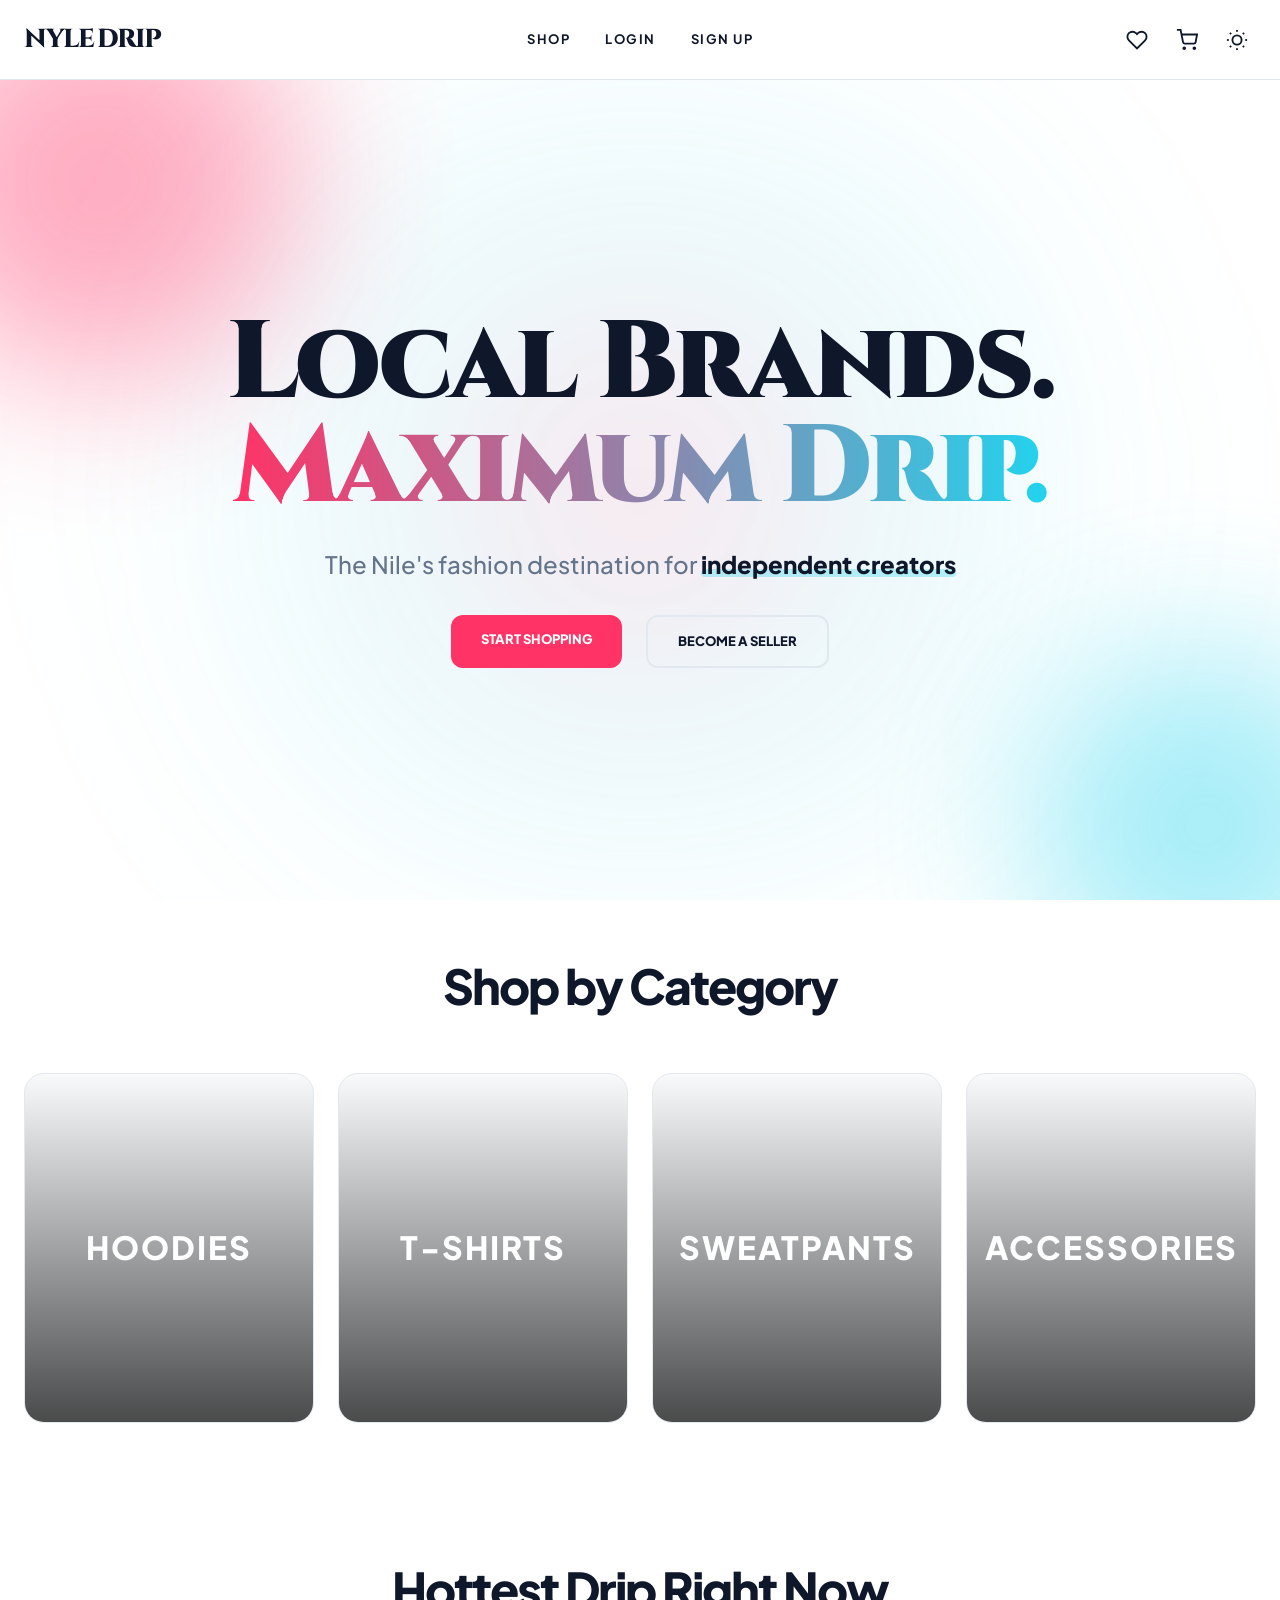
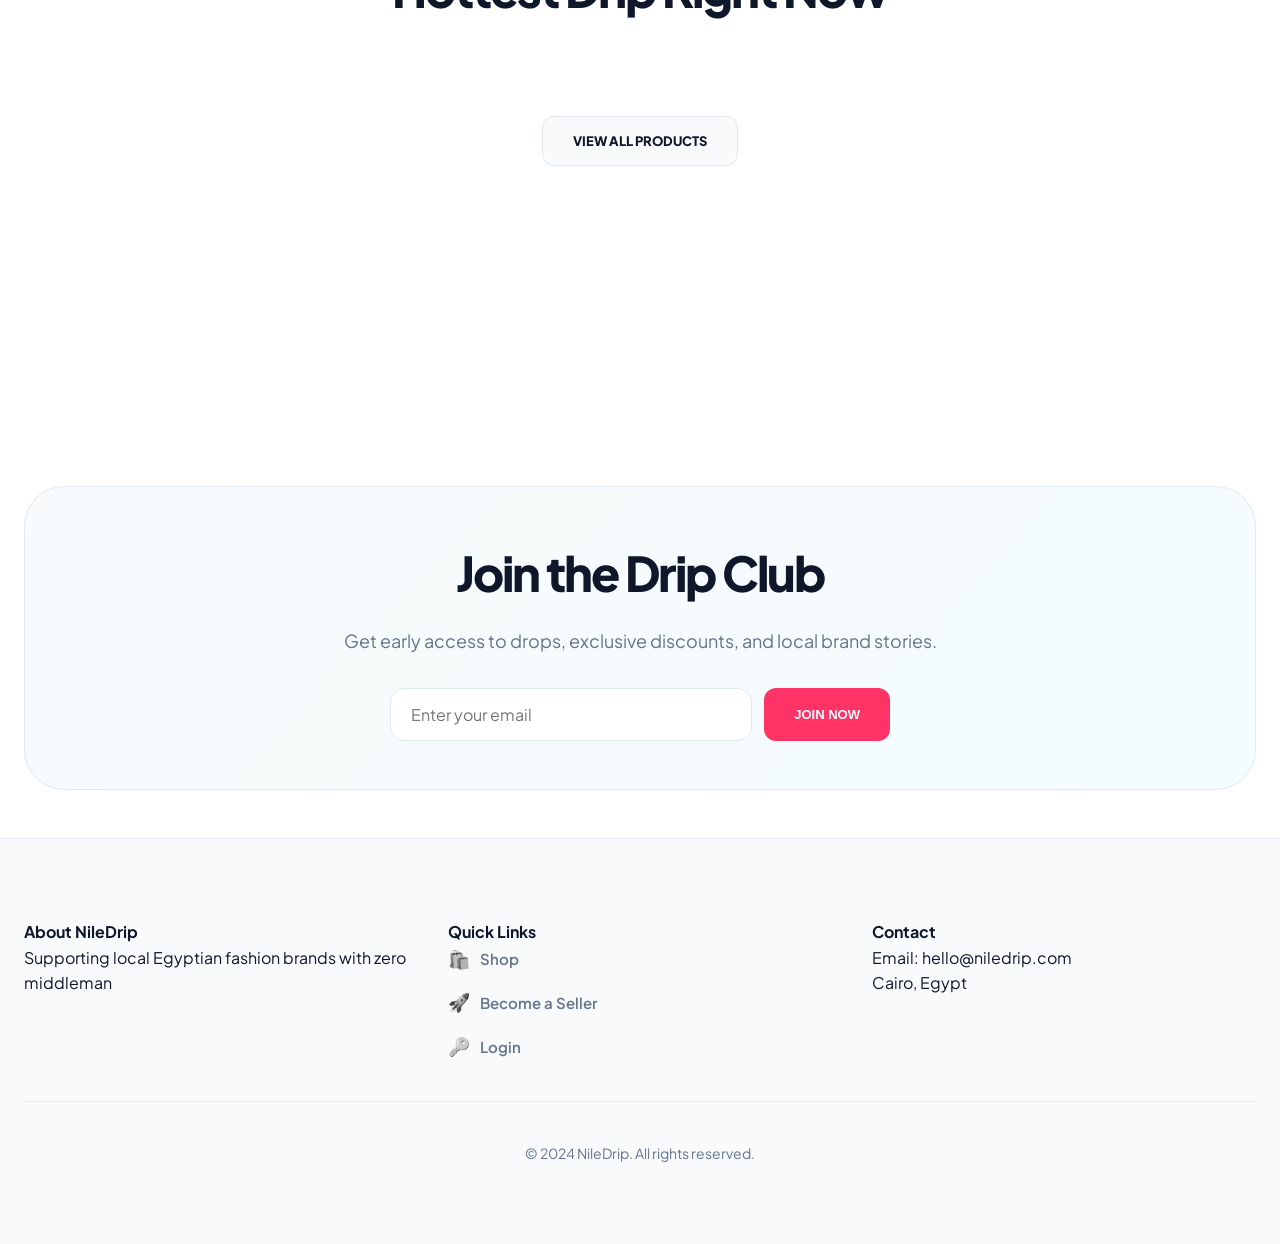
<file: index.html>
<!DOCTYPE html>
<html lang="en">
<head>
    <meta charset="UTF-8">
    <meta name="viewport" content="width=device-width, initial-scale=1.0">
    <title>NileDrip - Local Brands, Maximum Drip</title>
    <link rel="stylesheet" href="CSS/style-base.css">
    <link rel="stylesheet" href="CSS/style-main.css">
</head>
<body>
    <nav class="navbar">
        <div class="container">
            <!-- Column 1: Logo -->
            <div class="navbar-brand">
                <a href="index.html" class="logo">
                    NILE<span class="drip">DRIP</span>
                </a>
            </div>
            
            <!-- Column 2: Center Menu -->
            <div class="navbar-menu" id="navbarMenu">
                <a href="HTML/shop.html" class="nav-link">Shop</a>
                <a href="HTML/login.html" class="nav-link">Login</a>
                <a href="HTML/signup.html" class="nav-link">Sign Up</a>
            </div>

            <!-- Column 3: Symmetrical Actions -->
            <div class="navbar-actions">
                <a href="HTML/wishlist.html" class="cart-icon-btn" aria-label="Wishlist">
                    <svg width="22" height="22" viewBox="0 0 24 24" fill="none" stroke="currentColor" stroke-width="2">
                        <path d="M20.84 4.61a5.5 5.5 0 0 0-7.78 0L12 5.67l-1.06-1.06a5.5 5.5 0 0 0-7.78 7.78l1.06 1.06L12 21.23l7.78-7.78 1.06-1.06a5.5 5.5 0 0 0 0-7.78z"></path>
                    </svg>
                </a>
                <a href="HTML/cart.html" class="cart-icon-btn" aria-label="Cart">
                    <svg width="22" height="22" viewBox="0 0 24 24" fill="none" stroke="currentColor" stroke-width="2">
                        <circle cx="9" cy="21" r="1"></circle>
                        <circle cx="20" cy="21" r="1"></circle>
                        <path d="M1 1h4l2.68 13.39a2 2 0 0 0 2 1.61h9.72a2 2 0 0 0 2-1.61L23 6H6"></path>
                    </svg>
                    <span class="cart-nav-badge" id="cartNavBadge" style="display:none">0</span>
                </a>
                <button class="theme-toggle" id="themeToggle" aria-label="Toggle theme">
                    <svg width="22" height="22" viewBox="0 0 24 24" fill="none" stroke="currentColor" stroke-width="2">
                        <circle cx="12" cy="12" r="5"></circle>
                        <line x1="12" y1="1" x2="12" y2="3"></line>
                        <line x1="12" y1="21" x2="12" y2="23"></line>
                        <line x1="4.22" y1="4.22" x2="5.64" y2="5.64"></line>
                        <line x1="18.36" y1="18.36" x2="19.78" y2="19.78"></line>
                        <line x1="1" y1="12" x2="3" y2="12"></line>
                        <line x1="21" y1="12" x2="23" y2="12"></line>
                        <line x1="4.22" y1="19.78" x2="5.64" y2="18.36"></line>
                        <line x1="18.36" y1="5.64" x2="19.78" y2="4.22"></line>
                    </svg>
                </button>
                <button class="hamburger" id="hamburger">
                    <span></span><span></span><span></span>
                </button>
            </div>
        </div>
    </nav>

    <section class="hero">
        <div class="hero-bg"></div>
        <div class="hero-content">
            <h1 class="hero-title">
                <span class="word">Local</span>
                <span class="word">Brands.</span><br>
                <span class="word dynamic-text">Maximum Drip.</span>
            </h1>
            <p class="hero-subtitle">The Nile's fashion destination for <span class="highlight">independent creators</span></p>
            <div class="hero-cta">
                <a href="HTML/shop.html" class="btn btn-primary btn-glow">Start Shopping</a>
                <a href="HTML/seller-signup.html" class="btn btn-secondary btn-outline">Become a Seller</a>
            </div>
        </div>
        <div class="hero-visual">
            <div class="accent-blob accent-blob-1"></div>
            <div class="accent-blob accent-blob-2"></div>
            <div class="accent-blob accent-blob-3"></div>
        </div>
    </section>

    <section class="categories">
        <div class="container">
            <h2 class="section-title">Shop by Category</h2>
            <div class="categories-grid">
                <a href="HTML/shop.html?category=hoodies" class="category-card" style="--color: #FF006E">
                    <span class="category-name">Hoodies</span>
                </a>
                <a href="HTML/shop.html?category=tees" class="category-card" style="--color: #00D9FF">
                    <span class="category-name">T-Shirts</span>
                </a>
                <a href="HTML/shop.html?category=sweatpants" class="category-card" style="--color: #FFB703">
                    <span class="category-name">Sweatpants</span>
                </a>
                <a href="HTML/shop.html?category=accessories" class="category-card" style="--color: #8338EC">
                    <span class="category-name">Accessories</span>
                </a>
            </div>
        </div>
    </section>

    <section class="featured-products">
        <div class="container">
            <h2 class="section-title">Hottest Drip Right Now</h2>
            <div class="products-grid" id="featuredGrid">
                <!-- JS Inject -->
            </div>
            <div style="text-align: center; margin-top: 40px;">
                <a href="HTML/shop.html" class="btn btn-secondary">View All Products</a>
            </div>
        </div>
    </section>

    <section class="seller-cta" id="seller">
      
    </section>

    <section class="newsletter-section">
        <div class="container">
            <div class="newsletter-card">
                <div class="newsletter-content">
                    <h2>Join the Drip Club</h2>
                    <p>Get early access to drops, exclusive discounts, and local brand stories.</p>
                    <div class="newsletter-form">
                        <input type="email" placeholder="Enter your email" id="newsEmail">
                        <button class="btn btn-primary" id="newsJoinBtn">Join Now</button>
                    </div>
                </div>
            </div>
        </div>
    </section>

    <footer class="footer">
        <div class="container">
            <div class="footer-content">
                <div class="footer-section">
                    <h4>About NileDrip</h4>
                    <p>Supporting local Egyptian fashion brands with zero middleman</p>
                </div>
                <div class="footer-section">
                    <h4>Quick Links</h4>
                    <ul class="footer-links">
                        <li><a href="HTML/shop.html"><span class="link-icon">🛍️</span> Shop</a></li>
                        <li><a href="HTML/seller-signup.html"><span class="link-icon">🚀</span> Become a Seller</a></li>
                        <li><a href="HTML/login.html"><span class="link-icon">🔑</span> Login</a></li>
                    </ul>
                </div>
                <div class="footer-section">
                    <h4>Contact</h4>
                    <p>Email: hello@niledrip.com<br>Cairo, Egypt</p>
                </div>
            </div>
            <div class="footer-bottom">
                <p>&copy; 2024 NileDrip. All rights reserved.</p>
            </div>
        </div>
    </footer>

    <script src="JS/store.js"></script>
    <script src="JS/db.js"></script>
    <script src="JS/utils.js"></script>
    <script src="JS/theme.js"></script>
    <script src="JS/main.js"></script>
</body>
</html>
</file>
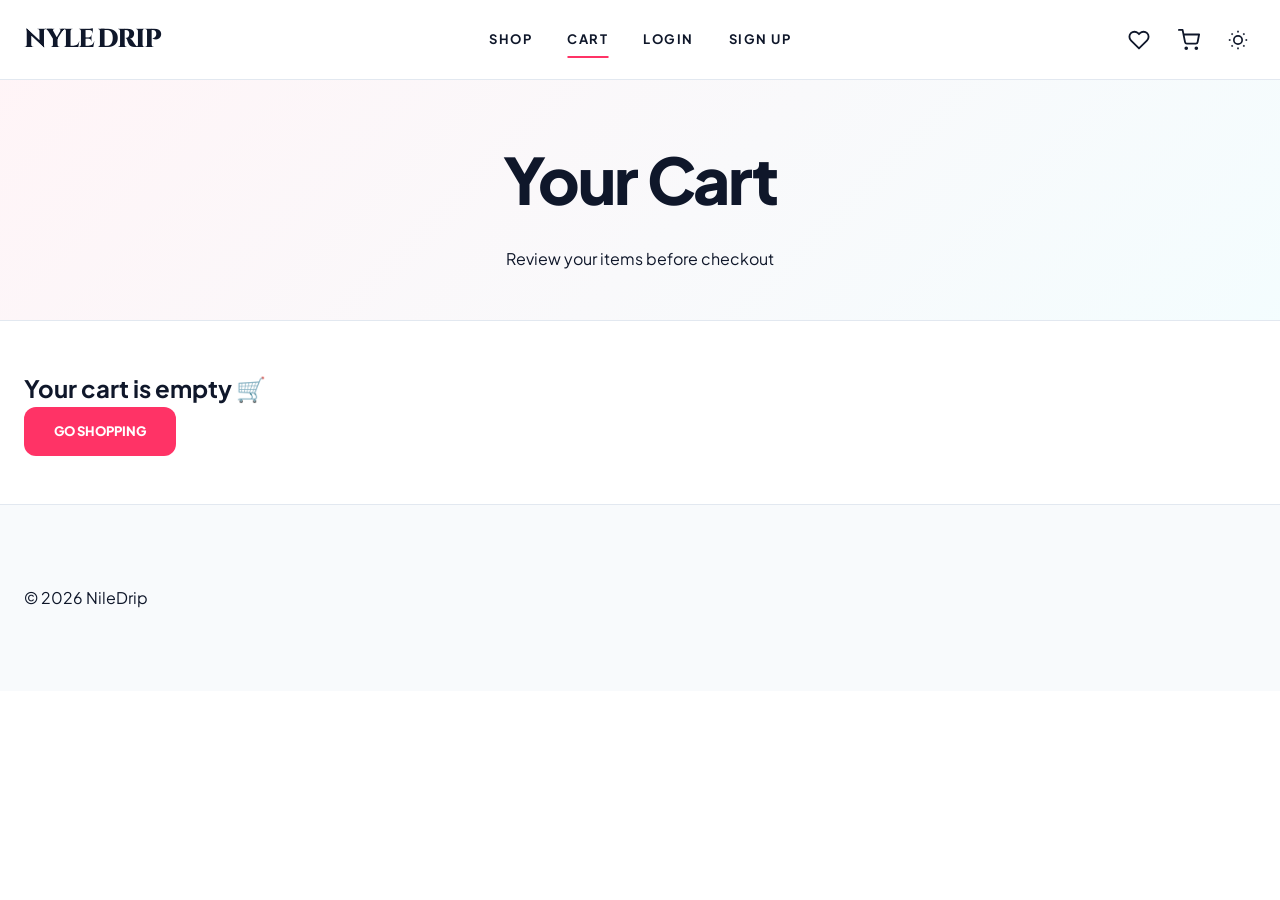
<file: HTML/cart.html>
<!DOCTYPE html>
<html lang="en">
<head>
    <meta charset="UTF-8">
    <meta name="viewport" content="width=device-width, initial-scale=1.0">
    <title>NileDrip | Cart</title>
    <link rel="stylesheet" href="../CSS/style-base.css">
    <link rel="stylesheet" href="../CSS/style-cart.css">
</head>
<body>

<!-- NAVBAR -->
<nav class="navbar">
    <div class="container">
        <div class="navbar-brand">
            <a href="../index.html" class="logo">
                NILE<span class="drip">DRIP</span>
            </a>
        </div>

        <div class="navbar-menu" id="navbarMenu">
            <a href="shop.html" class="nav-link">Shop</a>
            <a href="cart.html" class="nav-link active">Cart</a>
            <a href="login.html" class="nav-link">Login</a>
            <a href="signup.html" class="nav-link">Sign Up</a>
        </div>

        <div class="navbar-actions">
            <a href="wishlist.html" class="cart-icon-btn wishlist-icon-btn" aria-label="Wishlist">
                <svg width="22" height="22" viewBox="0 0 24 24" fill="none" stroke="currentColor"
                        stroke-width="2" stroke-linecap="round" stroke-linejoin="round">
                    <path d="M20.84 4.61a5.5 5.5 0 0 0-7.78 0L12 5.67l-1.06-1.06a5.5 5.5 0 0 0-7.78 7.78l1.06 1.06L12 21.23l7.78-7.78 1.06-1.06a5.5 5.5 0 0 0 0-7.78z"></path>
                </svg>
            </a>
            <a href="cart.html" class="cart-icon-btn" aria-label="Cart">
                <svg width="22" height="22" viewBox="0 0 24 24" fill="none" stroke="currentColor"
                        stroke-width="2" stroke-linecap="round" stroke-linejoin="round">
                    <circle cx="9" cy="21" r="1"></circle>
                    <circle cx="20" cy="21" r="1"></circle>
                    <path d="M1 1h4l2.68 13.39a2 2 0 0 0 2 1.61h9.72a2 2 0 0 0 2-1.61L23 6H6"></path>
                </svg>
                <span class="cart-nav-badge" id="cartNavBadge" style="display:none">0</span>
            </a>
            <button class="theme-toggle" id="themeToggle" aria-label="Toggle theme">
                <svg width="20" height="20" viewBox="0 0 24 24" fill="none" stroke="currentColor" stroke-width="2">
                    <circle cx="12" cy="12" r="5"></circle>
                    <line x1="12" y1="1" x2="12" y2="3"></line>
                    <line x1="12" y1="21" x2="12" y2="23"></line>
                    <line x1="4.22" y1="4.22" x2="5.64" y2="5.64"></line>
                    <line x1="18.36" y1="18.36" x2="19.78" y2="19.78"></line>
                    <line x1="1" y1="12" x2="3" y2="12"></line>
                    <line x1="21" y1="12" x2="23" y2="12"></line>
                    <line x1="4.22" y1="19.78" x2="5.64" y2="18.36"></line>
                    <line x1="18.36" y1="5.64" x2="19.78" y2="4.22"></line>
                </svg>
            </button>
            <button class="hamburger" id="hamburger">
                <span></span><span></span><span></span>
            </button>
        </div>
    </div>
</nav>

<!-- HEADER -->
<section class="cart-header">
    <div class="container">
        <h1>Your Cart</h1>
        <p>Review your items before checkout</p>
    </div>
</section>

<!-- CART SECTION -->
<section class="cart-section">
    <div class="container">

        <!-- EMPTY CART -->
        <div id="cartEmpty" class="cart-empty" style="display:none;">
            <h2>Your cart is empty 🛒</h2>
            <a href="shop.html" class="btn btn-primary">Go Shopping</a>
        </div>

        <!-- CART LAYOUT -->
        <div id="cartLayout" class="cart-layout">

            <!-- ITEMS -->
            <div id="cartItems" class="cart-items"></div>

            <!-- SUMMARY -->
            <aside class="cart-summary">
                <h3>Order Summary</h3>

                <div class="summary-row">
                    <span>Items</span>
                    <span id="summaryItemCount">0</span>
                </div>
                <div class="summary-row">
                    <span>Subtotal</span>
                    <span id="summarySubtotal">0 EGP</span>
                </div>
                <div class="summary-row">
                    <span>Shipping</span>
                    <span>50 EGP</span>
                </div>
                <div class="summary-row">
                    <span>Estimated Delivery</span>
                    <span id="estimatedDelivery">-</span>
                </div>
                
                <div class="shipping-progress-wrap">
                    <div class="shipping-progress-track">
                        <div id="shippingProgressBar" class="shipping-progress-bar"></div>
                    </div>
                    <small id="shippingProgressText">Add items to unlock free shipping</small>
                </div>

                <!-- PROMO -->
                <div class="promo-row">
                    <input id="promoInput" placeholder="Promo code" class="promo-input">
                    <button id="applyPromo" class="btn btn-secondary">Apply</button>
                </div>

                <div id="promoApplied" class="summary-row" style="display:none;">
                    <span>Discount</span>
                    <span id="promoDiscount" class="discount-value">0</span>
                </div>

                <div class="summary-divider"></div>

                <div class="summary-row total-row">
                    <h3>Total</h3>
                    <h3 id="summaryTotal">0 EGP</h3>
                </div>

                <div class="cart-note-box">
                    <label for="cartNote">Order note</label>
                    <textarea id="cartNote" rows="3" placeholder="Any delivery notes?"></textarea>
                </div>

                <div class="summary-actions">
                    <button id="checkoutBtn" class="btn btn-primary btn-block">Checkout</button>
                    <button id="clearCartBtn" class="btn btn-danger btn-block">Clear Cart</button>
                </div>
            </aside>
        </div>
    </div>
</section>

<!-- CHECKOUT MODAL -->
<div id="checkoutModal" aria-hidden="true" style="display: none; position: fixed; top: 0; left: 0; width: 100%; height: 100%; background: rgba(0,0,0,0.7); z-index: 9999; align-items: center; justify-content: center;">
    <div class="modal-content" style="background: var(--bg-primary, #fff); border-radius: 16px; padding: 40px; max-width: 400px; width: 90%; text-align: center; box-shadow: 0 10px 40px rgba(0,0,0,0.2);">
        <h2 style="margin-bottom: 16px; color: #FF006E;">Confirm Order</h2>
        <p style="margin-bottom: 24px; color: #666;">Order ID: <span id="modalOrderId"></span></p>
        <div class="modal-actions">
            <button id="cancelCheckoutBtn" type="button" class="btn btn-secondary">Cancel</button>
            <button id="confirmOrderBtn" type="button" class="btn btn-primary">Confirm</button>
        </div>
    </div>
</div>

<!-- FOOTER -->
<footer class="footer">
    <div class="container">
        <p>© 2026 NileDrip</p>
    </div>
</footer>

<div id="undoRemoveBar" class="undo-remove-bar" style="display:none;">
    <span id="undoRemoveText">Item removed</span>
    <button id="undoRemoveBtn" class="btn btn-secondary">Undo</button>
</div>

<!-- FIX: Correct script filenames (original had app-data.js, app-cart.js, app-ui.js which don't exist) -->
<script src="../JS/store.js"></script>
<script src="../JS/db.js"></script>
<script src="../JS/utils.js"></script>
<script src="../JS/cart.js"></script>
<script src="../JS/theme.js"></script>

</body>
</html>
</file>
<file: CSS/style-base.css>
/* ===========================================
   NILEDRIP - GLOBAL PREMIUM MASTER STYLES
   =========================================== */

@import url('https://fonts.googleapis.com/css2?family=Cinzel:wght@700;900&family=Plus+Jakarta+Sans:wght@300;400;500;600;700;800&display=swap');

:root {
    --primary-color: #FF3366;
    --secondary-color: #22D3EE;
    --accent-color: #F59E0B;
    --bg-primary: #ffffff;
    --bg-secondary: #f8fafc;
    --text-primary: #0f172a;
    --text-secondary: #64748b;
    --border-color: #e2e8f0;
    --shadow-sm: 0 1px 3px rgba(0,0,0,0.1);
    --shadow-md: 0 4px 6px -1px rgba(0,0,0,0.1);
    --shadow-lg: 0 20px 40px rgba(0, 0, 0, 0.1);
    --spacing-xs: 8px;
    --spacing-sm: 16px;
    --spacing-md: 24px;
    --spacing-lg: 32px;
    --spacing-xl: 48px;
    --nav-height: 80px;
    --transition-fast: 0.2s ease;
    --transition-base: 0.4s cubic-bezier(0.4, 0, 0.2, 1);
}

/* Dark Mode */
[data-theme="dark"] {
    --bg-primary: #020617;
    --bg-secondary: #0f172a;
    --text-primary: #f8fafc;
    --text-secondary: #94a3b8;
    --border-color: #1e293b;
    --shadow-lg: 0 20px 40px rgba(0, 0, 0, 0.4);
}

/* Global Reset */
* { margin: 0; padding: 0; box-sizing: border-box; }
html { scroll-behavior: smooth; }
body {
    font-family: 'Plus Jakarta Sans', sans-serif;
    background-color: var(--bg-primary);
    color: var(--text-primary);
    line-height: 1.6;
    transition: background-color 0.5s, color 0.5s;
    min-height: 100vh;
    -webkit-font-smoothing: antialiased;
}

.container {
    width: 100%;
    max-width: 1400px;
    margin: 0 auto;
    padding: 0 var(--spacing-md);
}

/* --- SYMMETRICAL MASTER NAVBAR --- */
.navbar {
    height: var(--nav-height);
    background: rgba(var(--bg-primary), 0.95);
    backdrop-filter: blur(12px);
    border-bottom: 1px solid var(--border-color);
    position: sticky;
    top: 0;
    z-index: 1200;
    display: flex;
    align-items: center;
}

.navbar .container {
    display: grid;
    grid-template-columns: 1fr auto 1fr; /* Absolute centering grid */
    align-items: center;
    width: 100%;
}

.navbar-brand {
    justify-self: start;
    min-width: 250px; /* Balance with right actions */
}

.logo {
    text-decoration: none;
    font-weight: 800;
    font-size: 26px;
    color: var(--text-primary);
    letter-spacing: -1.5px;
    display: flex;
    align-items: center;
    font-family: 'Cinzel', serif;
}

.logo .drip {
    margin-left: 4px;
    animation: drip-color-cycle 6s infinite linear;
}

@keyframes drip-color-cycle {
    0% { color: var(--primary-color); filter: drop-shadow(0 0 8px var(--primary-color)); }
    33% { color: var(--secondary-color); filter: drop-shadow(0 0 8px var(--secondary-color)); }
    66% { color: var(--accent-color); filter: drop-shadow(0 0 8px var(--accent-color)); }
    100% { color: var(--primary-color); filter: drop-shadow(0 0 8px var(--primary-color)); }
}

.navbar-menu {
    display: flex;
    gap: 35px;
    justify-self: center;
}

.nav-link {
    text-decoration: none;
    color: var(--text-primary);
    font-weight: 700;
    font-size: 13px;
    text-transform: uppercase;
    letter-spacing: 1.5px;
    transition: var(--transition-fast);
    position: relative;
    padding: 8px 0;
}

.nav-link::after {
    content: '';
    position: absolute;
    bottom: 0;
    left: 50%;
    width: 0;
    height: 2px;
    background: var(--primary-color);
    transition: var(--transition-base);
    transform: translateX(-50%);
}

.nav-link:hover::after, .nav-link.active::after {
    width: 100%;
}

.navbar-actions {
    display: flex;
    align-items: center;
    gap: 12px;
    justify-self: end;
    min-width: 250px; /* Match brand width for perfect symmetry */
    justify-content: flex-end;
}

.navbar-search {
    position: relative;
    width: 200px;
    transition: width 0.3s ease;
}

.navbar-search:focus-within {
    width: 240px;
}

.cart-icon-btn {
    position: relative;
    color: var(--text-primary);
    display: flex;
    padding: 8px;
    border-radius: 50%;
    transition: var(--transition-fast);
    text-decoration: none;
}

.cart-icon-btn:hover {
    background-color: var(--bg-secondary);
    color: var(--primary-color);
    transform: translateY(-2px);
}

.cart-nav-badge {
    position: absolute;
    top: -2px;
    right: -2px;
    background: var(--primary-color);
    color: white;
    font-size: 10px;
    width: 18px;
    height: 18px;
    border-radius: 50%;
    display: flex;
    align-items: center;
    justify-content: center;
    font-weight: 800;
    border: 2px solid var(--bg-primary);
}

.theme-toggle {
    background: none;
    border: none;
    cursor: pointer;
    color: var(--text-primary);
    display: flex;
    padding: 8px;
    border-radius: 50%;
    transition: var(--transition-fast);
}

.theme-toggle:hover {
    background-color: var(--bg-secondary);
    color: var(--primary-color);
    transform: rotate(15deg);
}

.hamburger {
    display: none;
    flex-direction: column;
    gap: 5px;
    background: none;
    border: none;
    cursor: pointer;
}

.hamburger span {
    width: 25px;
    height: 3px;
    background: var(--text-primary);
    border-radius: 2px;
}

/* --- BUTTONS --- */
.btn {
    padding: 14px 30px; border-radius: 12px; font-weight: 800;
    cursor: pointer; text-decoration: none; display: inline-block;
    transition: all 0.3s cubic-bezier(0.175, 0.885, 0.32, 1.275);
    text-transform: uppercase; font-size: 13px; border: none;
}
.btn-primary { background: var(--primary-color); color: #fff; }
.btn-primary:hover { transform: translateY(-3px); box-shadow: 0 15px 30px rgba(255, 0, 110, 0.2); }
.btn-secondary { background: var(--bg-secondary); color: var(--text-primary); border: 1px solid var(--border-color); }

/* --- SECTIONS --- */
section { padding: 80px 0; }
.section-title { font-size: 32px; font-weight: 900; margin-bottom: 40px; text-align: center; }

/* --- GLOBAL PRODUCT GRID --- */
.products-grid {
    display: grid;
    grid-template-columns: repeat(auto-fit, minmax(280px, 1fr));
    gap: var(--spacing-lg);
}

.product-card {
    background: var(--bg-primary);
    border-radius: 24px;
    overflow: hidden;
    border: 1px solid var(--border-color);
    transition: var(--transition-base);
    display: flex;
    flex-direction: column;
    text-decoration: none;
    color: inherit;
}

.product-card:hover {
    transform: translateY(-10px);
    border-color: var(--primary-color);
    box-shadow: var(--shadow-lg);
}

.product-image-link {
    display: block;
    width: 100%;
    aspect-ratio: 4/5;
    background: var(--bg-secondary);
    overflow: hidden;
}

.product-image-link img {
    width: 100%;
    height: 100%;
    object-fit: cover;
    transition: var(--transition-base);
}

.product-card:hover .product-image-link img {
    transform: scale(1.05);
}

.card-info {
    padding: var(--spacing-md);
    text-align: center;
    flex: 1;
    display: flex;
    flex-direction: column;
    justify-content: center;
}

.card-info h3 {
    font-size: 18px;
    font-weight: 800;
    margin-bottom: 8px;
    letter-spacing: -0.5px;
    color: var(--text-primary);
}

.card-info p {
    font-size: 16px;
    font-weight: 700;
    color: var(--primary-color);
}

/* --- FOOTER --- */
footer { background: var(--bg-secondary); padding: 80px 0; border-top: 1px solid var(--border-color); }
.footer-content { display: grid; grid-template-columns: repeat(auto-fit, minmax(250px, 1fr)); gap: 40px; }

.footer-links {
    list-style: none;
    padding: 0;
    display: flex;
    flex-direction: column;
    gap: 15px;
}

.footer-links li a {
    text-decoration: none;
    color: var(--text-secondary);
    font-weight: 600;
    font-size: 15px;
    display: flex;
    align-items: center;
    gap: 10px;
    transition: var(--transition-fast);
}

.footer-links li a:hover {
    color: var(--primary-color);
    transform: translateX(10px);
}

.link-icon {
    font-size: 18px;
    filter: grayscale(100%);
    transition: var(--transition-fast);
}

.footer-links li a:hover .link-icon {
    filter: grayscale(0%);
    transform: scale(1.2);
}

.footer-bottom { text-align: center; padding-top: 40px; border-top: 1px solid var(--border-color); margin-top: 40px; font-size: 14px; color: var(--text-secondary); }

/* --- AI SCOUT & SEARCH --- */
.ai-scout-trigger {
    position: fixed;
    bottom: 30px;
    left: 30px;
    width: 60px;
    height: 60px;
    background: var(--primary-color);
    color: white;
    border-radius: 50%;
    display: flex;
    align-items: center;
    justify-content: center;
    cursor: pointer;
    z-index: 2000;
    box-shadow: 0 10px 30px rgba(255, 51, 102, 0.4);
    transition: var(--transition-base);
}

.ai-scout-trigger:hover { transform: scale(1.1) rotate(15deg); }

.ai-scout-panel {
    position: fixed;
    bottom: 100px;
    left: 30px;
    width: 350px;
    height: 500px;
    background: var(--bg-primary);
    border: 1px solid var(--border-color);
    border-radius: 24px;
    display: flex;
    flex-direction: column;
    z-index: 2000;
    box-shadow: var(--shadow-lg);
    overflow: hidden;
    transform: translateY(20px);
    opacity: 0;
    pointer-events: none;
    transition: var(--transition-base);
}

.ai-scout-panel.active {
    transform: translateY(0);
    opacity: 1;
    pointer-events: all;
}

.ai-scout-header {
    background: var(--primary-color);
    padding: 15px 20px;
    color: white;
    display: flex;
    justify-content: space-between;
    align-items: center;
}

.ai-scout-messages {
    flex: 1;
    padding: 20px;
    overflow-y: auto;
    display: flex;
    flex-direction: column;
    gap: 12px;
}

.ai-message {
    padding: 10px 15px;
    border-radius: 12px;
    max-width: 80%;
    font-size: 14px;
    font-weight: 500;
}

.ai-message.bot { background: var(--bg-secondary); align-self: flex-start; }
.ai-message.user { background: var(--primary-color); color: white; align-self: flex-end; }

.ai-scout-input {
    padding: 15px;
    border-top: 1px solid var(--border-color);
    display: flex;
    gap: 10px;
}

.ai-scout-input input {
    flex: 1;
    padding: 10px;
    border-radius: 10px;
    border: 1px solid var(--border-color);
    background: var(--bg-secondary);
    color: var(--text-primary);
}

.navbar-search {
    position: relative;
    max-width: 400px;
    width: 100%;
}

.search-wrapper {
    position: relative;
    display: flex;
    align-items: center;
}

.search-wrapper input {
    width: 100%;
    padding: 12px 45px 12px 20px;
    border-radius: 30px;
    border: 1px solid var(--border-color);
    background: var(--bg-secondary);
    color: var(--text-primary);
    font-family: inherit;
    transition: var(--transition-fast);
}

.search-wrapper input:focus {
    border-color: var(--primary-color);
    background: var(--bg-primary);
    box-shadow: 0 0 0 4px rgba(255, 51, 102, 0.1);
}

.search-img-btn {
    position: absolute;
    right: 15px;
    background: none;
    border: none;
    color: var(--text-secondary);
    cursor: pointer;
    transition: var(--transition-fast);
}

.search-img-btn:hover { color: var(--primary-color); }

/* Scroll Reveal */
.reveal {
    opacity: 0;
    transform: translateY(30px);
    transition: all 0.8s var(--transition-base);
}

.reveal.active {
    opacity: 1;
    transform: translateY(0);
}

/* --- MOBILE SYMMETRY --- */
@media (max-width: 1000px) {
    .navbar .container {
        grid-template-columns: auto 1fr auto;
        min-height: var(--nav-height);
    }
    
    .navbar-brand, .navbar-actions {
        min-width: unset;
    }

    .navbar-menu {
        position: fixed;
        top: var(--nav-height);
        left: -100%;
        width: 100%;
        height: calc(100vh - var(--nav-height));
        background: var(--bg-primary);
        flex-direction: column;
        align-items: center;
        padding-top: 50px;
        transition: var(--transition-base);
        z-index: 1100;
        gap: 30px;
    }

    .navbar-menu.active {
        left: 0;
    }

    .hamburger {
        display: flex;
    }

    .navbar-search {
        display: none; /* Injected search hidden on mobile top bar */
    }
}
</file>
<file: CSS/style-main.css>
/* ============================================
   NILEDRIP - MAIN PAGE STYLES
   For: index.html
   ============================================ */

/* ============================================
   HERO SECTION
   ============================================ */

.hero {
    min-height: calc(100vh - var(--nav-height));
    display: flex;
    align-items: center;
    justify-content: center;
    padding: var(--spacing-xl) var(--spacing-md);
    position: relative;
    overflow: hidden;
    text-align: center;
}

.hero-content {
    max-width: 900px;
    z-index: 2;
    animation: fadeInUp 0.8s var(--transition-base);
}

.hero-title {
    font-size: clamp(54px, 10vw, 110px);
    font-weight: 900;
    line-height: 0.95;
    margin-bottom: var(--spacing-md);
    letter-spacing: -4px;
    font-family: 'Cinzel', serif;
}

.dynamic-text {
    background: linear-gradient(to right, var(--primary-color), var(--secondary-color), var(--accent-color), var(--primary-color));
    background-size: 300% auto;
    -webkit-background-clip: text;
    background-clip: text;
    -webkit-text-fill-color: transparent;
    animation: gradientFlow 8s linear infinite;
    display: inline-block;
}

@keyframes gradientFlow {
    0% { background-position: 0% 50%; }
    100% { background-position: 300% 50%; }
}

.hero-subtitle .highlight {
    color: var(--text-primary);
    position: relative;
    font-weight: 800;
    white-space: nowrap;
}

.hero-subtitle .highlight::after {
    content: '';
    position: absolute;
    bottom: 2px;
    left: 0;
    width: 100%;
    height: 8px;
    background: var(--secondary-color);
    opacity: 0.3;
    z-index: -1;
    border-radius: 4px;
}

.btn-glow {
    position: relative;
    overflow: hidden;
}

.btn-glow::before {
    content: '';
    position: absolute;
    top: -50%;
    left: -50%;
    width: 200%;
    height: 200%;
    background: radial-gradient(circle, rgba(255,255,255,0.3) 0%, transparent 70%);
    transform: scale(0);
    transition: transform 0.6s var(--transition-base);
}

.btn-glow:hover::before {
    transform: scale(1);
}

.btn-glow:hover {
    box-shadow: 0 0 30px rgba(255, 51, 102, 0.4);
}

.btn-outline {
    border: 2px solid var(--border-color);
    background: transparent;
}

.btn-outline:hover {
    border-color: var(--secondary-color);
    color: var(--secondary-color);
    background: rgba(34, 211, 238, 0.05);
}

.hero-title .word {
    display: inline-block;
    animation: slideInUp 0.8s cubic-bezier(0.23, 1, 0.32, 1) backwards;
}

.hero-title .word:nth-child(1) { animation-delay: 0.1s; }
.hero-title .word:nth-child(2) { animation-delay: 0.2s; }
.hero-title .word:nth-child(3) { animation-delay: 0.3s; }
.hero-title .word:nth-child(4) { animation-delay: 0.4s; }

.hero-subtitle {
    font-size: clamp(18px, 2vw, 24px);
    color: var(--text-secondary);
    margin-bottom: var(--spacing-lg);
    animation: fadeInUp 0.8s var(--transition-base) 0.4s backwards;
    font-weight: 500;
}

.hero-cta {
    display: flex;
    gap: var(--spacing-md);
    justify-content: center;
    animation: fadeInUp 0.8s var(--transition-base) 0.6s backwards;
    flex-wrap: wrap;
}

.hero-bg {
    position: absolute;
    inset: 0;
    background: radial-gradient(
        circle at 50% 50%,
        rgba(255, 51, 102, 0.15),
        rgba(34, 211, 238, 0.1),
        transparent 70%
    );
    filter: blur(100px);
    z-index: 0;
}

.accent-blob {
    position: absolute;
    border-radius: 50%;
    filter: blur(80px);
    opacity: 0.4;
    animation: float 10s ease-in-out infinite alternate;
    z-index: 1;
}

.accent-blob-1 {
    width: 400px;
    height: 400px;
    background: var(--primary-color);
    top: -100px;
    left: -100px;
}

.accent-blob-2 {
    width: 350px;
    height: 350px;
    background: var(--secondary-color);
    bottom: -100px;
    right: -100px;
    animation-delay: -5s;
}

@keyframes float {
    from { transform: translate(0, 0) scale(1); }
    to { transform: translate(50px, 50px) scale(1.1); }
}

@keyframes fadeInUp {
    from { opacity: 0; transform: translateY(30px); }
    to { opacity: 1; transform: translateY(0); }
}

@keyframes slideInUp {
    from { opacity: 0; transform: translateY(100%); }
    to { opacity: 1; transform: translateY(0); }
}

/* ============================================
   CATEGORIES SECTION
   ============================================ */

.categories {
    padding: var(--spacing-xl) 0;
}

.section-title {
    font-size: clamp(32px, 5vw, 48px);
    font-weight: 800;
    margin-bottom: var(--spacing-xl);
    text-align: center;
    letter-spacing: -2px;
}

.categories-grid {
    display: grid;
    grid-template-columns: repeat(auto-fit, minmax(280px, 1fr));
    gap: var(--spacing-md);
}

/* ============================================
   HOMEPAGE FEATURED PRODUCTS
   ============================================ */

.featured-products .products-grid {
    grid-template-columns: repeat(auto-fit, minmax(220px, 260px));
    justify-content: center;
    gap: 20px;
}

.featured-products .product-image-link {
    aspect-ratio: 1 / 1;
}

.featured-products .card-info {
    padding: 16px;
}

.featured-products .card-info h3 {
    font-size: 16px;
}

.featured-products .product-card {
    position: relative;
}

.featured-products .stock-chip {
    position: absolute;
    top: 10px;
    left: 10px;
    border-radius: 999px;
    padding: 5px 10px;
    font-size: 10px;
    font-weight: 800;
    background: rgba(0,0,0,0.72);
    color: #fff;
}

.featured-products .stock-chip.low { background: rgba(245, 158, 11, 0.9); }
.featured-products .stock-chip.out { background: rgba(239, 68, 68, 0.9); }
.featured-products .rating-row { color: var(--accent-color); font-size: 12px; }

.category-card {
    position: relative;
    height: 350px;
    border-radius: 20px;
    overflow: hidden;
    text-decoration: none;
    display: flex;
    align-items: center;
    justify-content: center;
    background: var(--bg-secondary);
    transition: var(--transition-base);
    border: 1px solid var(--border-color);
}

.category-card::before {
    content: '';
    position: absolute;
    inset: 0;
    background: linear-gradient(to bottom, transparent, rgba(0,0,0,0.7));
    z-index: 1;
}

.category-card:hover {
    transform: translateY(-10px);
    border-color: var(--primary-color);
    box-shadow: var(--shadow-lg);
}

.category-name {
    font-size: 32px;
    font-weight: 800;
    color: white;
    position: relative;
    z-index: 2;
    text-transform: uppercase;
    letter-spacing: 2px;
    transition: var(--transition-base);
}

.category-card:hover .category-name {
    transform: scale(1.1);
    color: var(--secondary-color);
}

/* ============================================
   SELLER CTA SECTION
   ============================================ */

.seller-cta {
    padding: var(--spacing-xl) var(--spacing-md);
    margin: var(--spacing-xl) 0;
}

.seller-container {
    background: linear-gradient(135deg, var(--primary-color), var(--secondary-color));
    border-radius: 30px;
    padding: var(--spacing-xl);
    color: white;
    text-align: center;
    position: relative;
    overflow: hidden;
}

.seller-content {
    position: relative;
    z-index: 2;
}

.seller-cta h2 {
    font-size: clamp(32px, 5vw, 56px);
    margin-bottom: var(--spacing-md);
    letter-spacing: -2px;
    font-weight: 800;
}

.seller-cta p {
    font-size: 20px;
    margin-bottom: var(--spacing-lg);
    opacity: 0.9;
    max-width: 600px;
    margin-inline: auto;
}

/* NEWSLETTER SECTION */
.newsletter-section {
    padding: var(--spacing-xl) 0;
}

.newsletter-card {
    background: var(--bg-secondary);
    border-radius: 40px;
    padding: var(--spacing-xl);
    text-align: center;
    border: 1px solid var(--border-color);
    background: linear-gradient(135deg, var(--bg-secondary) 0%, rgba(34, 211, 238, 0.05) 100%);
}

.newsletter-content h2 {
    font-size: clamp(32px, 5vw, 48px);
    font-weight: 800;
    margin-bottom: 15px;
    letter-spacing: -2px;
}

.newsletter-content p {
    color: var(--text-secondary);
    font-size: 18px;
    margin-bottom: var(--spacing-lg);
}

.newsletter-form {
    display: flex;
    max-width: 500px;
    margin: 0 auto;
    gap: 12px;
}

.newsletter-form input {
    flex: 1;
    padding: 15px 20px;
    border-radius: 14px;
    border: 1px solid var(--border-color);
    background: var(--bg-primary);
    color: var(--text-primary);
    font-family: inherit;
    font-size: 16px;
}

@media (max-width: 600px) {
    .newsletter-form {
        flex-direction: column;
    }
}
</file>
<file: CSS/style-cart.css>
/* CHECKOUT MODAL */
#checkoutModal {
    position: fixed !important;
    top: 0 !important;
    left: 0 !important;
    width: 100% !important;
    height: 100% !important;
    background: rgba(0, 0, 0, 0.7) !important;
    display: none !important;
    align-items: center !important;
    justify-content: center !important;
    z-index: 9999 !important;
}

#checkoutModal.is-open {
    display: flex !important;
}

#checkoutModal .modal-content {
    background: var(--bg-primary) !important;
    border-radius: 16px !important;
    padding: 40px !important;
    max-width: 520px !important;
    width: 90% !important;
    text-align: left !important;
    box-shadow: var(--shadow) !important;
    animation: fadeIn 0.3s ease-out !important;
    position: relative !important;
    margin: auto !important;
    max-height: 88vh !important;
    overflow-y: auto !important;
}

#checkoutModal .modal-content h2 {
    margin-bottom: 16px;
    color: var(--primary-color);
}

#checkoutModal .modal-content p {
    margin-bottom: 24px;
    color: var(--text-secondary);
}

#checkoutModal .modal-content .btn {
    width: 100%;
}

#checkoutModal .modal-actions {
    display: flex;
    gap: 10px;
}

.checkout-form-grid {
    display: grid;
    gap: 12px;
    margin-bottom: 18px;
}

.checkout-form-grid .form-group {
    gap: 6px;
    margin-bottom: 0;
}

.checkout-form-grid label {
    color: var(--text-secondary);
    font-size: 12px;
    font-weight: 800;
    text-transform: uppercase;
}

.checkout-form-grid textarea {
    min-height: 88px;
}

/* CART PAGE */

.cart-header {
    padding: var(--spacing-xl) 0;
    background: linear-gradient(135deg, rgba(255, 51, 102, 0.05), rgba(34, 211, 238, 0.05));
    border-bottom: 1px solid var(--border-color);
    text-align: center;
}

.cart-header h1 {
    font-size: clamp(32px, 6vw, 64px);
    margin-bottom: var(--spacing-sm);
    letter-spacing: -2px;
    font-weight: 800;
}

.cart-section {
    padding: var(--spacing-xl) 0;
}

.cart-layout {
    display: grid;
    grid-template-columns: 1fr 380px;
    gap: var(--spacing-xl);
    align-items: start;
}

@media (max-width: 1024px) {
    .cart-layout {
        grid-template-columns: 1fr;
    }
}

.cart-items {
    display: flex;
    flex-direction: column;
    gap: var(--spacing-md);
}

.cart-item {
    display: grid;
    grid-template-columns: 120px 1fr auto;
    gap: var(--spacing-lg);
    background: var(--bg-primary);
    border: 1px solid var(--border-color);
    border-radius: 20px;
    padding: var(--spacing-md);
    align-items: center;
    transition: var(--transition-base);
}

.cart-item:hover {
    border-color: var(--primary-color);
    box-shadow: var(--shadow-lg);
}

.cart-item-image {
    width: 120px;
    height: 150px;
    border-radius: 12px;
    overflow: hidden;
    background: var(--bg-secondary);
}

.cart-item-image img {
    width: 100%;
    height: 100%;
    object-fit: cover;
}

.cart-item-controls {
    display: flex;
    align-items: center;
    gap: 12px;
    background: var(--bg-secondary);
    padding: 6px;
    border-radius: 12px;
    border: 1px solid var(--border-color);
}

.qty-btn {
    width: 36px;
    height: 36px;
    border: none;
    background: var(--bg-primary);
    color: var(--text-primary);
    border-radius: 8px;
    cursor: pointer;
    font-size: 18px;
    font-weight: 700;
    display: flex;
    align-items: center;
    justify-content: center;
    transition: var(--transition-fast);
    box-shadow: var(--shadow-sm);
}

.qty-btn:hover {
    background: var(--primary-color);
    color: white;
    transform: translateY(-1px);
}

.cart-item-controls span {
    font-weight: 800;
    font-size: 15px;
    min-width: 25px;
    text-align: center;
}

.cart-summary {
    background: var(--bg-secondary);
    border: 1px solid var(--border-color);
    border-radius: 24px;
    padding: var(--spacing-lg);
    position: sticky;
    top: 100px;
}

.cart-summary h3 {
    font-size: 22px;
    font-weight: 800;
    margin-bottom: var(--spacing-lg);
    letter-spacing: -1px;
}

.summary-row {
    display: flex;
    justify-content: space-between;
    align-items: center;
    margin-bottom: 12px;
    font-size: 15px;
    font-weight: 600;
    color: var(--text-secondary);
}

.summary-row span:last-child {
    color: var(--text-primary);
    font-weight: 700;
}

.total-row {
    margin-top: var(--spacing-md);
    padding-top: var(--spacing-md);
    color: var(--text-primary);
}

.total-row h3 {
    margin-bottom: 0;
    font-size: 24px;
    color: var(--primary-color);
}

.summary-divider {
    height: 1px;
    background: var(--border-color);
    margin: var(--spacing-md) 0;
}

.promo-row {
    display: flex;
    gap: 10px;
    margin: var(--spacing-lg) 0;
}

.promo-input {
    flex: 1;
    padding: 12px 16px;
    border-radius: 12px;
    border: 1px solid var(--border-color);
    background: var(--bg-primary);
    color: var(--text-primary);
    font-family: inherit;
    font-size: 14px;
}

.promo-input:focus {
    outline: none;
    border-color: var(--primary-color);
}

.discount-value {
    color: #10B981 !important;
}

.cart-note-box {
    margin: var(--spacing-lg) 0;
}

.cart-note-box label {
    display: block;
    font-weight: 700;
    font-size: 12px;
    text-transform: uppercase;
    margin-bottom: 8px;
    color: var(--text-secondary);
}

.summary-actions {
    display: flex;
    flex-direction: column;
    gap: 10px;
}

.btn-block {
    width: 100%;
    text-align: center;
}

.btn-danger {
    background: rgba(239, 68, 68, 0.1);
    color: #ef4444;
    border: 1px solid rgba(239, 68, 68, 0.2);
}

.btn-danger:hover {
    background: #ef4444;
    color: white;
}

.demo-notice {
    text-align: center;
    font-size: 12px;
    color: var(--text-secondary);
    font-style: italic;
}

.continue-shopping {
    text-align: center;
    font-size: 13px;
    color: var(--primary-color);
    text-decoration: none;
    font-weight: 500;
    transition: opacity var(--transition-fast);
}

.continue-shopping:hover {
    opacity: 0.7;
}

/* CHECKOUT MODAL */

.modal-overlay {
    position: fixed;
    inset: 0;
    background: rgba(0, 0, 0, 0.6);
    backdrop-filter: blur(4px);
    z-index: 999;
    display: flex;
    align-items: center;
    justify-content: center;
    animation: fadeIn 0.2s ease-out;
}

.modal {
    background: var(--bg-primary);
    border: 1px solid var(--border-color);
    border-radius: 16px;
    padding: var(--spacing-2xl);
    max-width: 420px;
    width: 90%;
    text-align: center;
    position: relative;
    animation: slideInUp 0.3s ease-out;
    display: flex;
    flex-direction: column;
    gap: var(--spacing-md);
}

.modal-close {
    position: absolute;
    top: var(--spacing-md);
    right: var(--spacing-md);
    background: none;
    border: none;
    font-size: 20px;
    cursor: pointer;
    color: var(--text-secondary);
    transition: color var(--transition-fast);
}

.modal-close:hover {
    color: var(--text-primary);
}

.modal-icon {
    font-size: 56px;
    animation: bounce 1s ease;
}

.modal h2 {
    font-size: 24px;
    font-weight: 700;
}

.modal p {
    color: var(--text-secondary);
    font-size: 14px;
    line-height: 1.6;
}

.modal-order-id {
    font-weight: 700;
    color: var(--primary-color) !important;
    font-size: 16px !important;
}

.shipping-progress-wrap {
    display: flex;
    flex-direction: column;
    gap: 6px;
}

.shipping-progress-track {
    width: 100%;
    height: 8px;
    border-radius: 6px;
    background: var(--border-color);
    overflow: hidden;
}

.shipping-progress-bar {
    height: 100%;
    width: 0%;
    background: var(--primary-color);
    transition: width 0.25s ease;
}

.cart-note-box {
    display: flex;
    flex-direction: column;
    gap: 6px;
}

.cart-note-box textarea {
    width: 100%;
    resize: vertical;
    border-radius: 8px;
    border: 1px solid var(--border-color);
    background: var(--bg-primary);
    color: var(--text-primary);
    padding: 8px 10px;
    font-family: inherit;
}

.undo-remove-bar {
    position: fixed;
    bottom: 20px;
    left: 50%;
    transform: translateX(-50%);
    z-index: 2100;
    background: var(--bg-primary);
    color: var(--text-primary);
    border: 1px solid var(--border-color);
    border-radius: 10px;
    box-shadow: var(--shadow);
    padding: 10px 12px;
    display: flex;
    align-items: center;
    gap: 10px;
}
</file>
